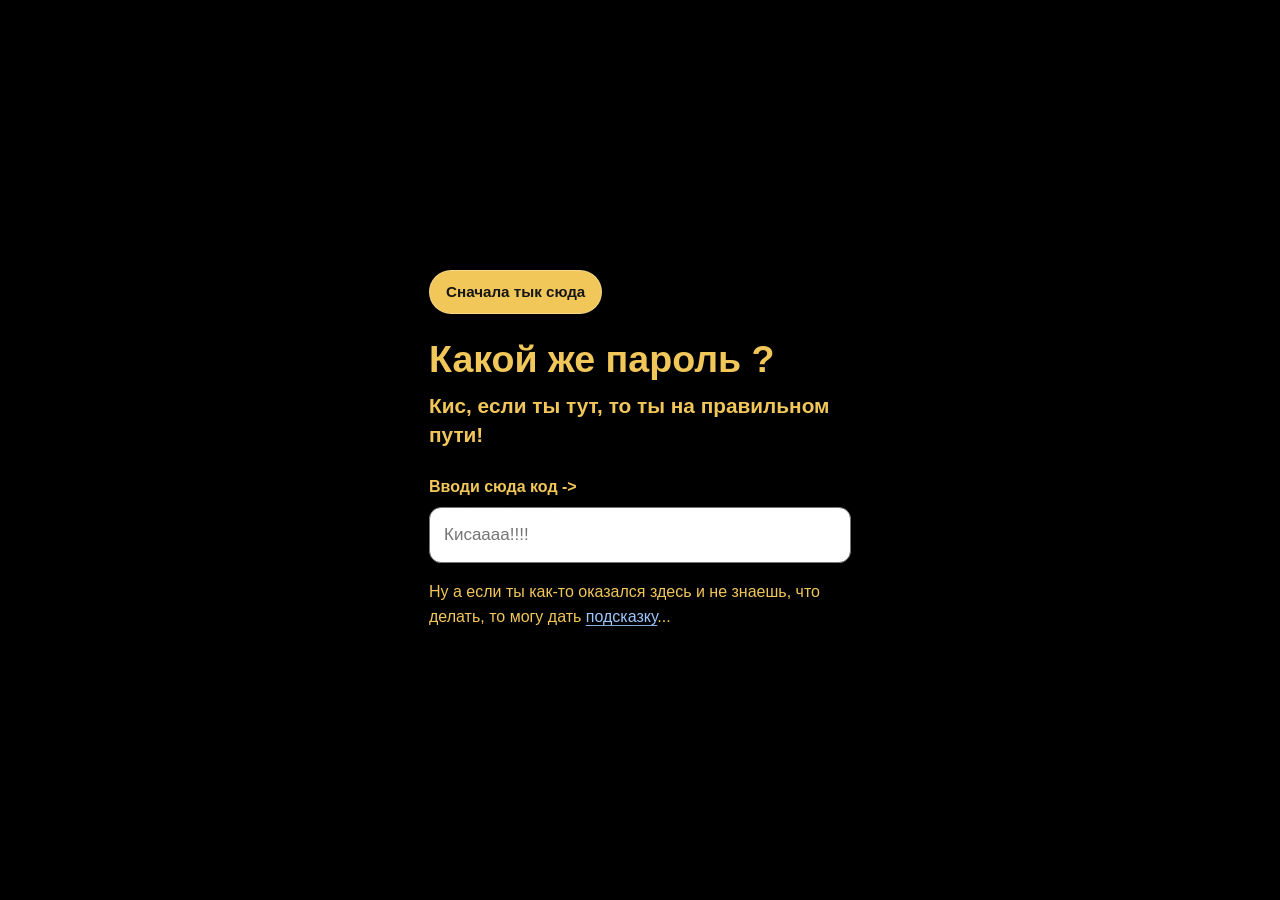
<file: index.html>
<!DOCTYPE html>
<html lang="ru">
<head>
  <meta charset="UTF-8">
  <!-- Настройки экрана для Android: реальная ширина устройства,
       безопасная область и корректная высота при открытой клавиатуре. -->
  <meta name="viewport" content="width=device-width, initial-scale=1.0, viewport-fit=cover, interactive-widget=resizes-content">
  <meta name="theme-color" content="#050816">
  <title>С днем рождения!</title>
  <link rel="stylesheet" href="style.css">
</head>
<body>
  <!-- Фоновое видео. Файл должен лежать в images/1.mp4. -->
  <video class="bg-video" autoplay muted loop playsinline preload="auto" aria-hidden="true" tabindex="-1">
    <source src="./images/1.mp4" type="video/mp4">
  </video>

  <!-- Музыка. Файл нужно положить в images/песня.mp3. -->
  <audio id="bgMusic" src="./images/песня.mp3" preload="metadata"></audio>

  <div class="container">
    <section class="gate">
      <!-- Кнопка музыки находится перед заголовком.
           Браузер не разрешает звук сам по себе: её нужно нажать вручную. -->
      <div class="music-start">
        <p class="music-note" id="musicStatus" hidden></p>
        <button class="music-button" id="musicButton" type="button" aria-pressed="false">Сначала тык сюда</button>
      </div>

      <h1 class="header-main">Какой же пароль ?</h1>
      <h2 class="header-second">Кис, если ты тут, то ты на правильном пути!</h2>

      <!-- код задаётся в pattern ниже. Атрибут required обязателен. -->
      <label for="код">Вводи сюда код -&gt; </label>
      <input
        class="code-input"
        id="код"
        type="text"
        enterkeyhint="done"
        autocomplete="off"
        spellcheck="false"
        placeholder="Кисаааа!!!!"
        required
        pattern="R136a1">

      <p class="status status-wrong">Попробуй еще раз, я в тебя верю, ты уже близко!</p>
      <p class="status status-ok">Кис, молодец! Листай</p>
      <p class="gate-note">Ну а если ты как-то оказался здесь и не знаешь, что делать, то могу дать <a href="second.html" target="_blank" rel="noopener">подсказку</a>...</p>
    </section>
  </div>

  <!-- Скрытая часть страницы -->
  <main class="secret">
    <section class="section">
      <h2>Спасибо тебе большое</h2>
      <p>Кис, когда мы с тобой начали общаться, ты словно осветил моё существование. Вспышка, взрыв, рождение звезды — неважно, ведь мне важно то, что ты рядом со мной. Пожалуйста, продолжай оставаться таким же искренним и светлым, прямо как звезда R136a1. Как и ты, она не самая заметная, представляешь, но самая яркая во всей Вселенной. Я невероятно рада, что ты каждый день светишься для меня. Ты делаешь мою жизнь ярче.</p>
      <p>Если я — космос, а ты — свет, то я хочу, чтобы он распространялся там с постоянной скоростью: c = 299 792 458 м/с, — ведь Вселенная действительно бесконечна.</p>
    </section>

    <section class="section">
      <h2>А вот и она, R136a1</h2>

      <!-- Все три снимка идут строго друг за другом в один столбец. -->
      <div class="photo-column">
        <button class="snapshot-button" type="button" aria-label="Увеличить снимок 1">
          <img class="snapshot" src="images/снимок1.png" alt="Большое Магелланово Облако и отмеченная область со звездой R136a1" width="1197" height="905" loading="lazy" decoding="async">
        </button>

        <button class="snapshot-button" type="button" aria-label="Увеличить снимок 2">
          <img class="snapshot" src="images/снимок2.png" alt="Туманность Тарантул и звёздное скопление крупным планом" width="1209" height="895" loading="lazy" decoding="async">
        </button>

        <button class="snapshot-button" type="button" aria-label="Увеличить снимок 3">
          <img class="snapshot" src="images/снимок3.png" alt="Большое Магелланово Облако" width="1116" height="915" loading="lazy" decoding="async">
        </button>
        <p class="discrip">Это самая яркая звезда во Вселенной на данный момент. Она находится в глубоком космосе, а точнее в Большом Магеллановом облаке, Туманности Тарантул. Примерно в 160-165 тыс световых лет от нас. Я очень долго её искала на просторах темного, непроглядного, безнадежного пространства. Но счаслива, что все же нашла. И да, я про тебя.</p>
      </div>
    </section>

    <section class="section">
      <div class="tickets">
        <h2>Итак...</h2>
        <h1>Наши билеты <a href="third.html" target="_blank" rel="noopener">тут</a></h1>
      </div>
    </section>
  </main>
    <dialog class="image-lightbox" id="imageLightbox" aria-label="Увеличенное изображение">
      <button class="lightbox-close" id="lightboxClose" type="button" aria-label="Закрыть увеличенное изображение">×</button>
      <img class="lightbox-image" id="lightboxImage" alt="">
    </dialog>
  <script src="script.js"></script>
</body>
</html>
</file>
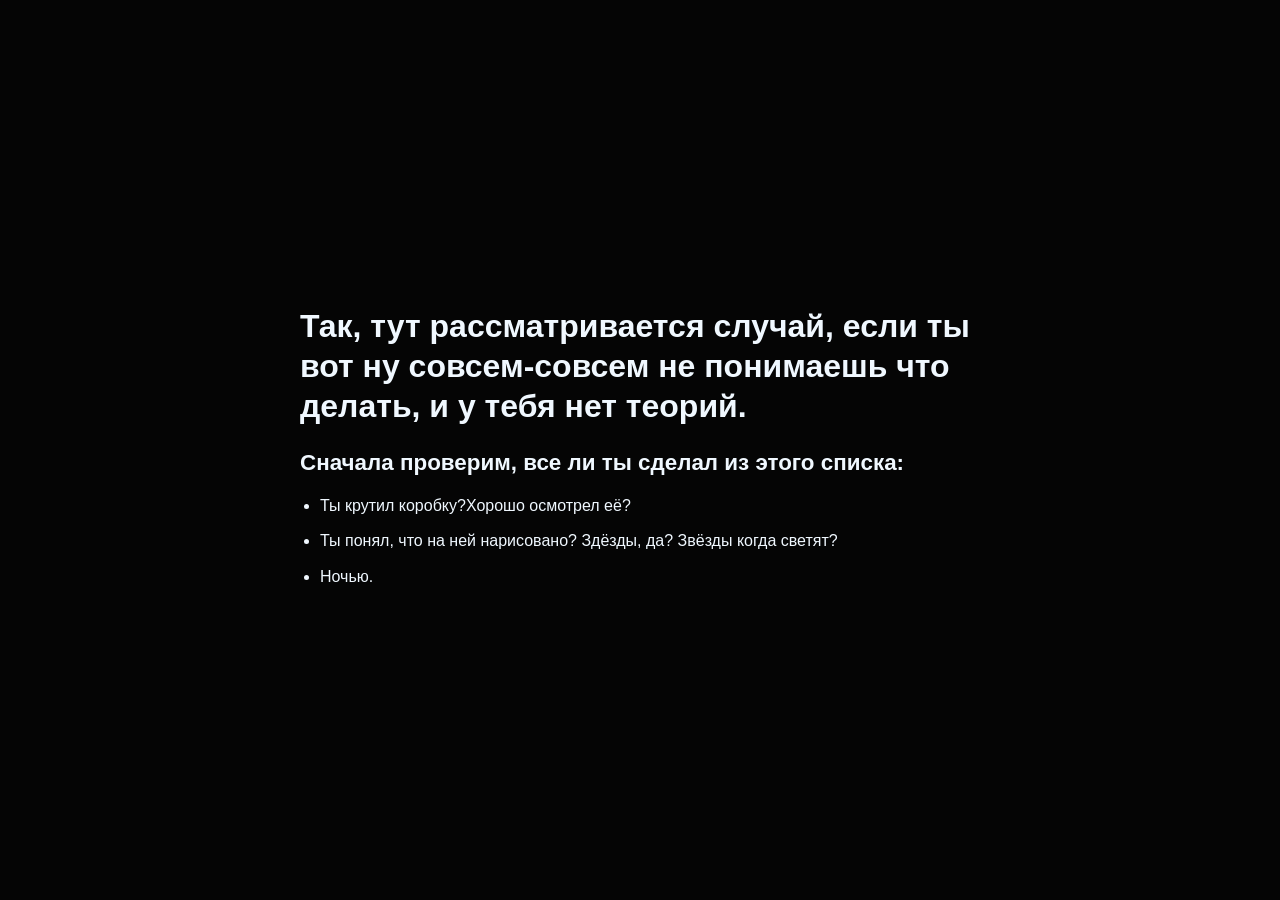
<file: second.html>
<!DOCTYPE html>
<html lang="ru">
<head>
  <meta charset="UTF-8">
  <meta name="viewport" content="width=device-width, initial-scale=1.0, viewport-fit=cover, interactive-widget=resizes-content">
  <meta name="theme-color" content="#050816">
  <title>Подсказка</title>
  <link rel="stylesheet" href="style.css">
</head>
<body>
  <main class="hint-page">
    <section class="hint-card">
      <h1>Так, тут рассматривается случай, если ты вот ну совсем-совсем не понимаешь что делать, и у тебя нет теорий.</h1>
      <h2>Сначала проверим, все ли ты сделал из этого списка:</h2>

      <ul>
        <li>Ты крутил коробку?Хорошо осмотрел её?</li>
        <li>Ты понял, что на ней нарисовано? Здёзды, да? Звёзды когда светят?</li>
        <li>Ночью.</li>
      </ul>
    </section>
  </main>
</body>
</html>
</file>
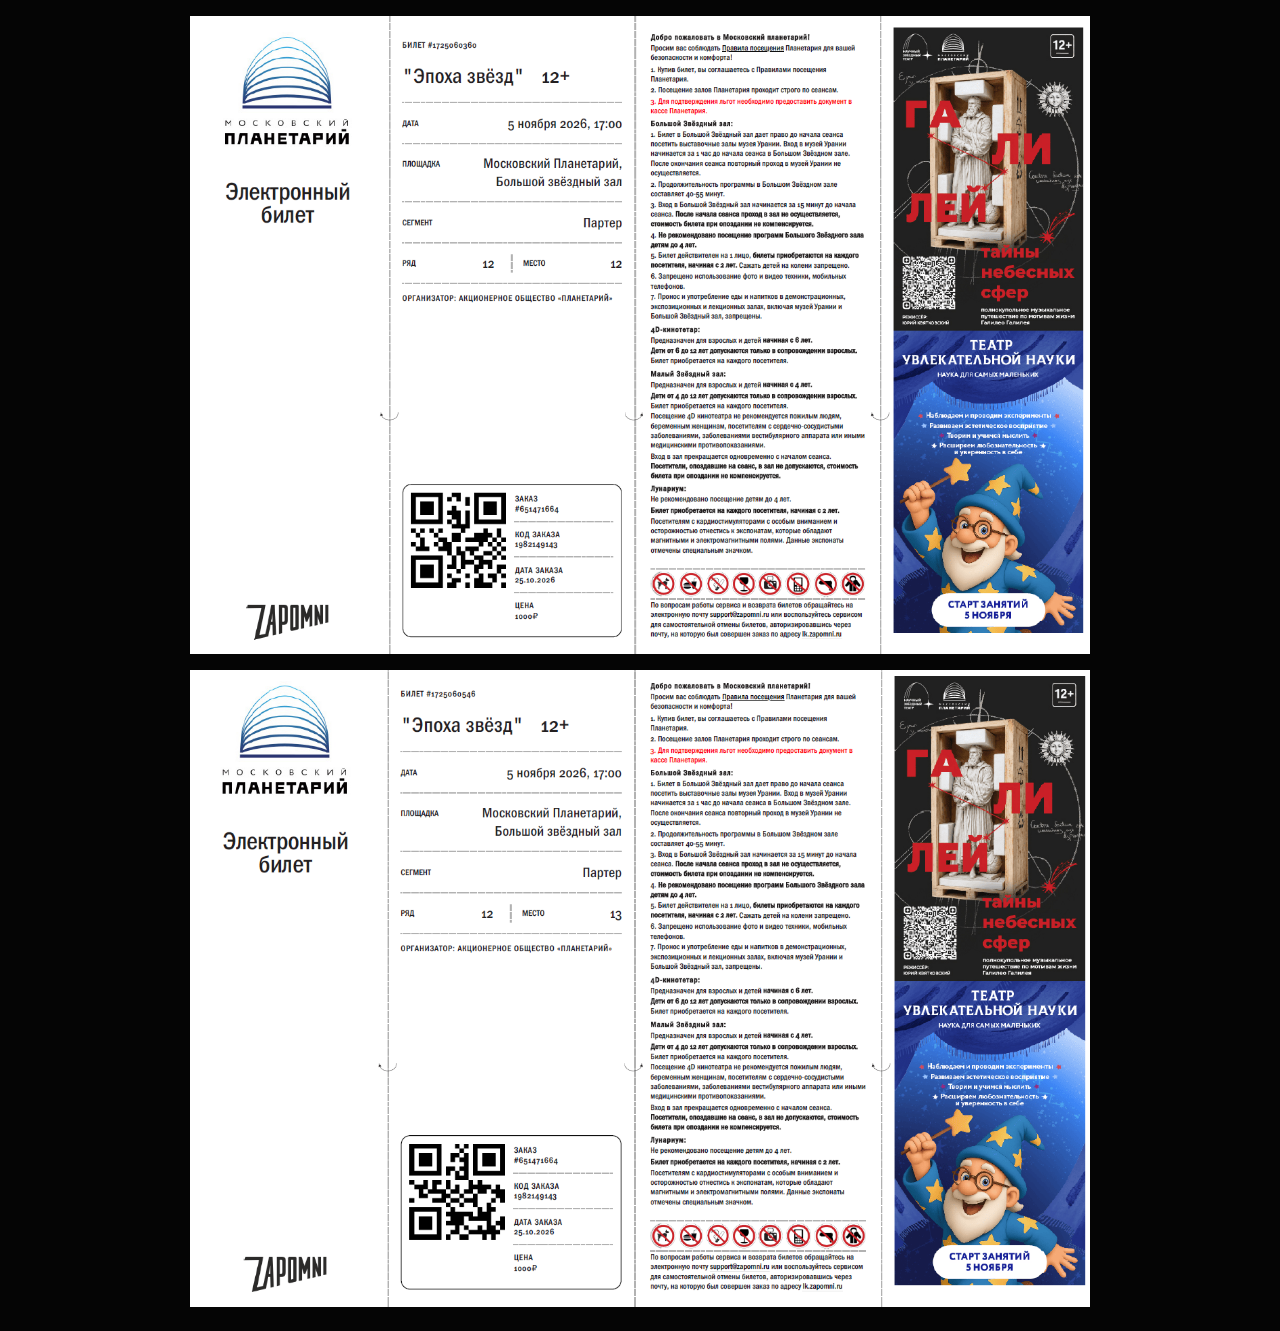
<file: third.html>
<!DOCTYPE html>
<html lang="ru">
<head>
  <meta charset="UTF-8">
  <meta name="viewport" content="width=device-width, initial-scale=1.0, viewport-fit=cover, interactive-widget=resizes-content">
  <meta name="theme-color" content="#050816">
  <title>Наши билеты</title>
  <link rel="stylesheet" href="style.css">
</head>
<body>
  <main class="tickets-page">
    <!-- Нажатие на билет открывает его отдельно, где изображение можно увеличить. -->
    <a class="ticket-link" href="images/билет1.png" target="_blank" rel="noopener">
      <img class="ticket-image" src="images/билет1.png" alt="Первый электронный билет в Московский планетарий" width="1333" height="945" decoding="async">
    </a>
    <a class="ticket-link" href="images/билет2.png" target="_blank" rel="noopener">
      <img class="ticket-image" src="images/билет2.png" alt="Второй электронный билет в Московский планетарий" width="1326" height="938" loading="lazy" decoding="async">
    </a>
  </main>
</body>
</html>
</file>
<file: style.css>
/*
  Адаптация под vivo / iQOO I2405.

  Физический экран: 1260 × 2800, соотношение 20:9.
  В CSS браузер работает с логической шириной около 420px,
  поэтому вёрстка ниже жидкая: она рассчитана прежде всего
  на ширину 360–460 CSS-px и не привязана к одной цифре.
*/

:root {
  --page-bg: #050505;
  --text: #151515;
  --gold: #f2c75a;
  --gold-text: #151515;
  --link: #9cc7ff;
  --field-bg: #ffffff;
  --error: #ff8fa3;
  --success: #63e6b0;
  --radius: 16px;
}

* {
  box-sizing: border-box;
  margin: 0;
}

html {
  min-height: 100%;
  scroll-behavior: smooth;
  -webkit-text-size-adjust: 100%;
  text-size-adjust: 100%;
}

body {
  min-height: 100vh;
  min-height: 100svh;
  min-height: 100dvh;
  background: var(--page-bg);
  color: var(--text);
  font-family: Arial, Helvetica, sans-serif;
  font-size: 16px;
  line-height: 1.6;
  overflow-x: clip;
}

img {
  max-width: 100%;
}

a {
  color: var(--link);
  text-underline-offset: 0.18em;
}

a:focus-visible,
button:focus-visible {
  outline: 2px solid var(--gold);
  outline-offset: 3px;
}

/*
  Видео занимает всю ширину экрана.

  width: 100dvw задаёт блоку видео ширину видимого экрана.
  object-fit: contain сохраняет пропорции и показывает кадр целиком,
  поэтому на вытянутом I2405 вертикальное видео обычно упирается
  в левый и правый края, а не обрезается сверху или снизу.
*/
.bg-video {
  position: fixed;
  top: 0;
  left: 0;
  z-index: 0;
  display: block;
  width: 100vw;
  width: 100dvw;
  height: 100vh;
  height: 100dvh;
  object-fit: contain;
  object-position: center top;
  background: #000;
  pointer-events: none;
}

.container,
.secret {
  position: relative;
  z-index: 1;
}

.container {
  min-height: 100vh;
  min-height: 100svh;
  min-height: 100dvh;
  display: flex;
  align-items: center;
  justify-content: center;
  padding:
    max(24px, env(safe-area-inset-top))
    max(16px, env(safe-area-inset-right))
    max(24px, env(safe-area-inset-bottom))
    max(16px, env(safe-area-inset-left));
}

.gate {
  width: min(100%, 388px);
  margin-inline: auto;
  padding: 24px 4px;
  color: var(--gold);
  text-shadow: 0 2px 12px rgba(0, 0, 0, 0.9);
}

/* Небольшая стартовая кнопка музыки перед заголовком. */
.music-start {
  display: flex;
  flex-direction: column;
  align-items: flex-start;
  gap: 8px;
  margin-bottom: 24px;
}

.music-note {
  color: #fff7d6;
  font-size: 0.94rem;
  line-height: 1.35;
}

.music-button {
  min-height: 44px;
  padding: 10px 16px;
  border: 1px solid rgba(255, 255, 255, 0.25);
  border-radius: 999px;
  background: var(--gold);
  color: var(--gold-text);
  font: inherit;
  font-size: 0.95rem;
  font-weight: 700;
  line-height: 1.2;
  cursor: pointer;
}

.music-button:active {
  transform: scale(0.98);
}

.music-button[aria-pressed="true"] {
  background: #ffffff;
  color: #071126;
}

.header-main {
  margin-bottom: 12px;
  font-size: clamp(1.8rem, 9vw, 2.35rem);
  line-height: 1.12;
  text-wrap: balance;
}

.header-second {
  margin-bottom: 24px;
  font-size: clamp(1.08rem, 5vw, 1.3rem);
  line-height: 1.38;
  font-weight: 600;
}

label {
  display: block;
  margin-bottom: 8px;
  font-weight: 700;
}

.code-input {
  display: block;
  width: 100%;
  min-height: 54px;
  padding: 13px 14px;
  border: 1px solid #777;
  border-radius: 12px;
  background: var(--field-bg);
  color: var(--text);
  font: inherit;
  font-size: 17px;
  appearance: none;
}

.code-input:focus {
  border-color: var(--gold);
  outline: 2px solid var(--gold);
  outline-offset: 2px;
}

.status {
  display: none;
  margin-top: 12px;
}

.status-wrong {
  color: var(--error);
}

.status-ok {
  color: var(--success);
  font-weight: 700;
}

.gate-note {
  margin-top: 16px;
}

/* Пока код неверный, скрытая часть не отображается. */
.secret {
  display: none;
  width: min(calc(100% - 32px), 430px);
  margin-inline: auto;
  padding-bottom: calc(28px + env(safe-area-inset-bottom));
}

body:has(.code-input:valid) .secret {
  display: block;
}

body:has(.code-input:valid) .status-ok {
  display: block;
}

body:has(.code-input:not(:placeholder-shown):invalid) .status-wrong {
  display: block;
}

.section {
  margin-bottom: 16px;
  padding: 20px 4px;
  color: var(--gold);
  text-shadow: 0 2px 12px rgba(0, 0, 0, 0.9);
}

.section h2 {
  margin-bottom: 10px;
  font-size: clamp(1.35rem, 6vw, 1.7rem);
  line-height: 1.22;
}

.section p + p {
  margin-top: 10px;
}

.section ul {
  padding-left: 1.25rem;
}

.section li + li {
  margin-top: 6px;
}

/* Три снимка: один столбец на телефоне и на компьютере. */
.photo-column {
  display: flex;
  flex-direction: column;
  gap: 16px;
  width: 100%;
  margin-top: 14px;
}

.snapshot {
  display: block;
  width: 100%;
  height: auto;
  background: #000;
}

.discrip {
  margin-top: 2px;
}

.tickets h1 {
  font-size: clamp(1.65rem, 7vw, 2.1rem);
  line-height: 1.2;
}

/* Вторая страница с подсказкой. */
.hint-page {
  width: min(calc(100% - 32px), 430px);
  min-height: 100vh;
  min-height: 100dvh;
  margin-inline: auto;
  padding:
    max(24px, env(safe-area-inset-top))
    0
    calc(28px + env(safe-area-inset-bottom));
  display: flex;
  flex-direction: column;
  justify-content: center;
  color: #f0f8ff;
}

.hint-card h1 {
  margin-bottom: 22px;
  font-size: clamp(1.55rem, 7vw, 2rem);
  line-height: 1.25;
}

.hint-card h2 {
  margin-bottom: 14px;
  font-size: clamp(1.15rem, 5vw, 1.4rem);
  line-height: 1.35;
}

.hint-card ul {
  padding-left: 1.25rem;
}

.hint-card li + li {
  margin-top: 10px;
}

/* Третья страница с билетами: изображения одно под другим. */
.tickets-page {
  width: min(calc(100% - 24px), 430px);
  margin-inline: auto;
  padding:
    max(16px, env(safe-area-inset-top))
    0
    calc(24px + env(safe-area-inset-bottom));
  display: flex;
  flex-direction: column;
  gap: 16px;
}

.ticket-link {
  display: block;
}

.ticket-image {
  display: block;
  width: 100%;
  height: auto;
  background: #ffffff;
}

/* Очень узкие экраны и увеличенный масштаб интерфейса. */
@media (max-width: 340px) {
  .container {
    padding-inline: 12px;
  }

  .gate {
    padding-block: 20px;
  }

  .secret {
    width: calc(100% - 24px);
  }

  .section {
    padding-block: 16px;
  }

  .hint-page {
    width: calc(100% - 24px);
  }

  .tickets-page {
    width: calc(100% - 16px);
  }
}

/* Планшеты и компьютеры. Снимки всё равно остаются в один столбец. */
@media (min-width: 600px) {
  .gate {
    width: min(100%, 430px);
    padding-block: 30px;
  }

  .secret,
  .hint-page {
    width: min(calc(100% - 48px), 680px);
  }

  .tickets-page {
    width: min(calc(100% - 48px), 900px);
  }
}

/* Горизонтальное положение телефона. */
@media (orientation: landscape) and (max-height: 520px) {
  .container {
    align-items: flex-start;
    padding-top: max(16px, env(safe-area-inset-top));
    padding-bottom: max(16px, env(safe-area-inset-bottom));
  }

  .gate {
    width: min(100%, 560px);
    padding-block: 16px;
  }

  .music-start {
    margin-bottom: 16px;
  }

  .header-main {
    font-size: 1.8rem;
  }

  .header-second {
    margin-bottom: 16px;
  }

  .secret,
  .hint-page {
    width: min(calc(100% - 32px), 680px);
  }

  .hint-page {
    justify-content: flex-start;
  }
}
/* Подсказка над снимками */
.photo-hint {
  margin-top: 4px;
  font-size: 0.94rem;
}

/* Кнопка вокруг снимка */
.snapshot-button {
  display: block;
  width: 100%;
  padding: 0;
  border: 0;
  background: transparent;
  cursor: zoom-in;
  -webkit-tap-highlight-color: transparent;
}

.snapshot-button:focus-visible {
  outline: 2px solid #f2c75a;
  outline-offset: 3px;
}

/* Когда открыт увеличенный снимок, страницу сзади не прокручиваем */
body.lightbox-open {
  overflow: hidden;
}

/* Окно увеличенного снимка на весь экран */
.image-lightbox {
  position: fixed;
  inset: 0;
  width: 100vw;
  width: 100dvw;
  height: 100vh;
  height: 100dvh;
  max-width: none;
  max-height: none;
  margin: 0;
  padding:
    max(12px, env(safe-area-inset-top))
    max(12px, env(safe-area-inset-right))
    max(12px, env(safe-area-inset-bottom))
    max(12px, env(safe-area-inset-left));
  border: 0;
  background: rgba(0, 0, 0, 0.96);
  overflow: hidden;
}

.image-lightbox::backdrop {
  background: rgba(0, 0, 0, 0.92);
}

.lightbox-image {
  display: block;
  width: 100%;
  height: 100%;
  object-fit: contain;
  touch-action: pinch-zoom;
}

/* Крестик закрытия в правом верхнем углу */
.lightbox-close {
  position: absolute;
  top: max(12px, env(safe-area-inset-top));
  right: max(12px, env(safe-area-inset-right));
  z-index: 2;
  display: grid;
  place-items: center;
  width: 48px;
  height: 48px;
  padding: 0;
  border: 1px solid rgba(255, 255, 255, 0.45);
  border-radius: 50%;
  background: rgba(0, 0, 0, 0.72);
  color: #ffffff;
  font: inherit;
  font-size: 32px;
  line-height: 1;
  cursor: pointer;
  -webkit-tap-highlight-color: transparent;
}

.lightbox-close:active {
  transform: scale(0.96);
}
</file>
